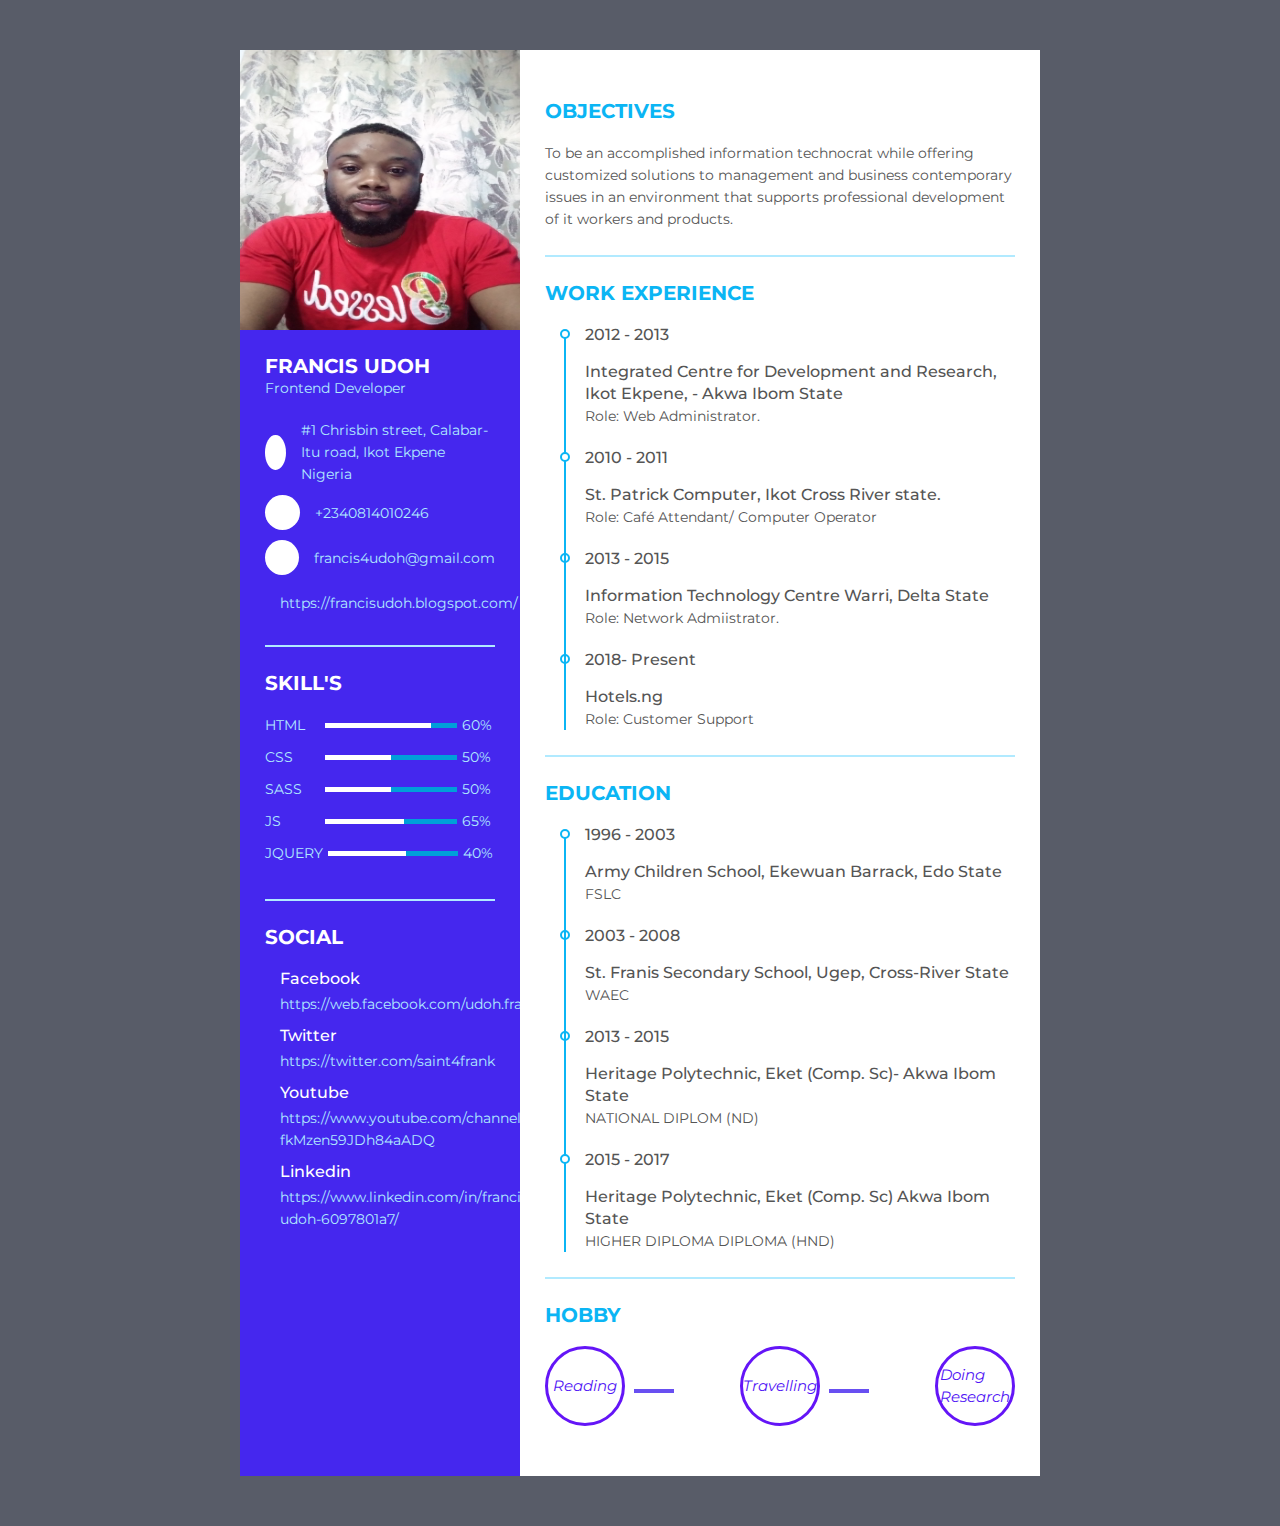
<file: Portfolio/index.html>
<!DOCTYPE html>
<html lang="en">
<head>
    <meta charset="UTF-8">
    <meta http-equiv="X-UA-Compatible" content="IE=edge">
    <meta name="viewport" content="width=device-width, initial-scale=1.0">
    <link rel="stylesheet" href="css/cv.css">
    <title>MY PORTFOLIO</title>
</head>
<body>
    
   

<div class="resume">
   <div class="resume_left">
     <div class="resume_profile">
       <img src="images/francis.jpg" alt="profile_pic">
     </div>
     <div class="resume_content">
       <div class="resume_item resume_info">
         <div class="title">
           <p class="bold">Francis Udoh</p>
           <p class="regular">Frontend Developer</p>
         </div>
         <ul>
           <li>
             <div class="icon">
               <i class="fas fa-map-signs"></i>
             </div>
             <div class="data">
               #1 Chrisbin street, Calabar-Itu road, Ikot Ekpene <br /> Nigeria
             </div>
           </li>
           <li>
             <div class="icon">
               <i class="fas fa-mobile-alt"></i>
             </div>
             <div class="data">
               +2340814010246
             </div>
           </li>
           <li>
             <div class="icon">
               <i class="fas fa-envelope"></i>
             </div>
             <div class="data">
               francis4udoh@gmail.com
             </div>
           </li>
           <li>
             <div class="icon">
               <i class="fab fa-weebly"></i>
             </div>
             <div class="data">
              https://francisudoh.blogspot.com/
             </div>
           </li>
         </ul>
       </div>
       <div class="resume_item resume_skills">
         <div class="title">
           <p class="bold">skill's</p>
         </div>
         <ul>
           <li>
             <div class="skill_name">
               HTML
             </div>
             <div class="skill_progress">
               <span style="width: 80%;"></span>
             </div>
             <div class="skill_per">60%</div>
           </li>
           <li>
             <div class="skill_name">
               CSS
             </div>
             <div class="skill_progress">
               <span style="width: 50%;"></span>
             </div>
             <div class="skill_per">50%</div>
           </li>
           <li>
             <div class="skill_name">
               SASS
             </div>
             <div class="skill_progress">
               <span style="width: 50%;"></span>
             </div>
             <div class="skill_per">50%</div>
           </li>
           <li>
             <div class="skill_name">
               JS
             </div>
             <div class="skill_progress">
               <span style="width: 60%;"></span>
             </div>
             <div class="skill_per">65%</div>
           </li>
           <li>
             <div class="skill_name">
               JQUERY
             </div>
             <div class="skill_progress">
               <span style="width: 60%;"></span>
             </div>
             <div class="skill_per">40%</div>
           </li>
         </ul>
       </div>
       <div class="resume_item resume_social">
         <div class="title">
           <p class="bold">Social</p>
         </div>
         <ul>
           <li>
             <div class="icon">
               <i class="fab fa-facebook-square"></i>
             </div>
             <div class="data">
               <p class="semi-bold">Facebook</p>
               <p>https://web.facebook.com/udoh.francis.5/</p>
             </div>
           </li>
           <li>
             <div class="icon">
               <i class="fab fa-twitter-square"></i>
             </div>
             <div class="data">
               <p class="semi-bold">Twitter</p>
               <p>https://twitter.com/saint4frank</p>
             </div>
           </li>
           <li>
             <div class="icon">
               <i class="fab fa-youtube"></i>
             </div>
             <div class="data">
               <p class="semi-bold">Youtube</p>
               <p>https://www.youtube.com/channel/UCbGDs-fkMzen59JDh84aADQ</p>
             </div>
           </li>
           <li>
             <div class="icon">
               <i class="fab fa-linkedin"></i>
             </div>
             <div class="data">
               <p class="semi-bold">Linkedin</p>
               <p>https://www.linkedin.com/in/francis-udoh-6097801a7/</p>
             </div>
           </li>
         </ul>
       </div>
     </div>
  </div>
  <div class="resume_right">
    <div class="resume_item resume_about">
        <div class="title">
           <p class="bold">OBJECTIVES</p>
         </div>
        <p>To be an accomplished information technocrat while offering customized solutions to 
          management and business contemporary issues in an environment that supports 
          professional development of it workers and products.         
          </p>
    </div>
    <div class="resume_item resume_work">
        <div class="title">
           <p class="bold">WORK EXPERIENCE</p>
         </div>
        <ul>
            <li>
                <div class="date">2012 - 2013</div> 
                <div class="info">
                     <p class="semi-bold">Integrated Centre for Development and Research, Ikot Ekpene, - Akwa Ibom State
                      </p> 
                  <p>Role: Web Administrator.</p>
                </div>
            </li>
            <li>
              <div class="date">2010 - 2011</div>
              <div class="info">
                     <p class="semi-bold">St. Patrick Computer, Ikot Cross River state.</p> 
                  <p>Role: Café Attendant/ Computer Operator</p>
                </div>
            </li>
            <li>
              <div class="date">2013 - 2015</div>
              <div class="info">
                     <p class="semi-bold">Information Technology Centre Warri, Delta State</p> 
                  <p>Role: Network Admiistrator.</p>
                </div>
            </li>
            <li>
                <div class="date">2018- Present</div>
                <div class="info">
                       <p class="semi-bold">Hotels.ng</p> 
                    <p>Role: Customer Support</p>
                  </div>
              </li>
        </ul>
    </div>
    <div class="resume_item resume_education">
      <div class="title">
           <p class="bold">Education</p>
         </div>
      <ul>
            <li>
                <div class="date">1996 - 2003</div> 
                <div class="info">
                     <p class="semi-bold"> Army Children School, Ekewuan Barrack, Edo State</p> 
                  <p>FSLC</p>
                </div>
            </li>
            <li>
                <div class="date">2003 - 2008</div>
                <div class="info">
                       <p class="semi-bold">St. Franis Secondary School, Ugep, Cross-River State</p> 
                    <p>WAEC</p>
                  </div>
              </li>
            <li>
                <div class="date">2013 - 2015</div> 
                <div class="info">
                     <p class="semi-bold">Heritage Polytechnic, Eket (Comp. Sc)- Akwa Ibom State</p> 
                  <p>NATIONAL DIPLOM (ND)</p>
                </div>
            </li>
            <li>
                <div class="date">2015 - 2017</div> 
                <div class="info">
                     <p class="semi-bold">Heritage Polytechnic, Eket (Comp. Sc) Akwa Ibom State</p> 
                  <p>HIGHER DIPLOMA DIPLOMA (HND)</p>
                </div>
            </li>
            
        </ul>
    </div>
    <div class="resume_item resume_hobby">
      <div class="title">
           <p class="bold">Hobby</p>
         </div>
       <ul>
         <li><i class="fas fa-book">Reading </i></li>
         <li><i class="fas fa-gamepad"> Travelling</i></li>
         <li><i class="fas fa-music"> Doing Research</i></li>
      </ul>
    </div>
  </div>
</div>
</body>
</html>
</file>
<file: Portfolio/css/cv.css>
@import url("https://fonts.googleapis.com/css?family=Montserrat:400,500,700&display=swap");

* {
  margin: 0;
  padding: 0;
  box-sizing: border-box;
  list-style: none;
  font-family: "Montserrat", sans-serif;
}

body {
  background: #585c68;
  font-size: 14px;
  line-height: 22px;
  color: #555555;
}

.bold {
  font-weight: 700;
  font-size: 20px;
  text-transform: uppercase;
}

.semi-bold {
  font-weight: 500;
  font-size: 16px;
}

.resume {
  width: 800px;
  height: auto;
  display: flex;
  margin: 50px auto;
}

.resume .resume_left {
  width: 280px;
  background: #4527ee;
}

.resume .resume_left .resume_profile {
  width: 100%;
  height: 280px;
}

.resume .resume_left .resume_profile img {
  width: 100%;
  height: 100%;
}

.resume .resume_left .resume_content {
  padding: 0 25px;
}

.resume .title {
  margin-bottom: 20px;
}

.resume .resume_left .bold {
  color: #fff;
}

.resume .resume_left .regular {
  color: #b1eaff;
}

.resume .resume_item {
  padding: 25px 0;
  border-bottom: 2px solid #b1eaff;
}

.resume .resume_left .resume_item:last-child,
.resume .resume_right .resume_item:last-child {
  border-bottom: 0px;
}

.resume .resume_left ul li {
  display: flex;
  margin-bottom: 10px;
  align-items: center;
}

.resume .resume_left ul li:last-child {
  margin-bottom: 0;
}

.resume .resume_left ul li .icon {
  width: 35px;
  height: 35px;
  background: #fff;
  color: #0bb5f4;
  border-radius: 50%;
  margin-right: 15px;
  font-size: 16px;
  position: relative;
}

.resume .icon i,
.resume .resume_right .resume_hobby ul li i {
  position: absolute;
  top: 50%;
  left: 50%;
  transform: translate(-50%, -50%);
}

.resume .resume_left ul li .data {
  color: #b1eaff;
}

.resume .resume_left .resume_skills ul li {
  display: flex;
  margin-bottom: 10px;
  color: #b1eaff;
  justify-content: space-between;
  align-items: center;
}

.resume .resume_left .resume_skills ul li .skill_name {
  width: 25%;
}

.resume .resume_left .resume_skills ul li .skill_progress {
  width: 60%;
  margin: 0 5px;
  height: 5px;
  background: #009fd9;
  position: relative;
}

.resume .resume_left .resume_skills ul li .skill_per {
  width: 15%;
}

.resume .resume_left .resume_skills ul li .skill_progress span {
  position: absolute;
  top: 0;
  left: 0;
  height: 100%;
  background: #fff;
}

.resume .resume_left .resume_social .semi-bold {
  color: #fff;
  margin-bottom: 3px;
}

.resume .resume_right {
  width: 520px;
  background: #fff;
  padding: 25px;
}

.resume .resume_right .bold {
  color: #0bb5f4;
}

.resume .resume_right .resume_work ul,
.resume .resume_right .resume_education ul {
  padding-left: 40px;
  overflow: hidden;
}

.resume .resume_right ul li {
  position: relative;
}

.resume .resume_right ul li .date {
  font-size: 16px;
  font-weight: 500;
  margin-bottom: 15px;
}

.resume .resume_right ul li .info {
  margin-bottom: 20px;
}

.resume .resume_right ul li:last-child .info {
  margin-bottom: 0;
}

.resume .resume_right .resume_work ul li:before,
.resume .resume_right .resume_education ul li:before {
  content: "";
  position: absolute;
  top: 5px;
  left: -25px;
  width: 6px;
  height: 6px;
  border-radius: 50%;
  border: 2px solid #0bb5f4;
}

.resume .resume_right .resume_work ul li:after,
.resume .resume_right .resume_education ul li:after {
  content: "";
  position: absolute;
  top: 14px;
  left: -21px;
  width: 2px;
  height: 115px;
  background: #0bb5f4;
}

.resume .resume_right .resume_hobby ul {
  display: flex;
  justify-content: space-between;
}

.resume .resume_right .resume_hobby ul li {
  width: 80px;
  height: 80px;
  border: 3px solid #6415f7;
  border-radius: 60%;
  position: relative;
  color: #5014f5;
}

.resume .resume_right .resume_hobby ul li i {
  font-size: 15px;
}

.resume .resume_right .resume_hobby ul li:before {
  content: "";
  position: absolute;
  top: 40px;
  right: -52px;
  width: 40px;
  height: 4px;
  background: #684ff1;
}

.resume .resume_right .resume_hobby ul li:last-child:before {
  display: none;
}
</file>
